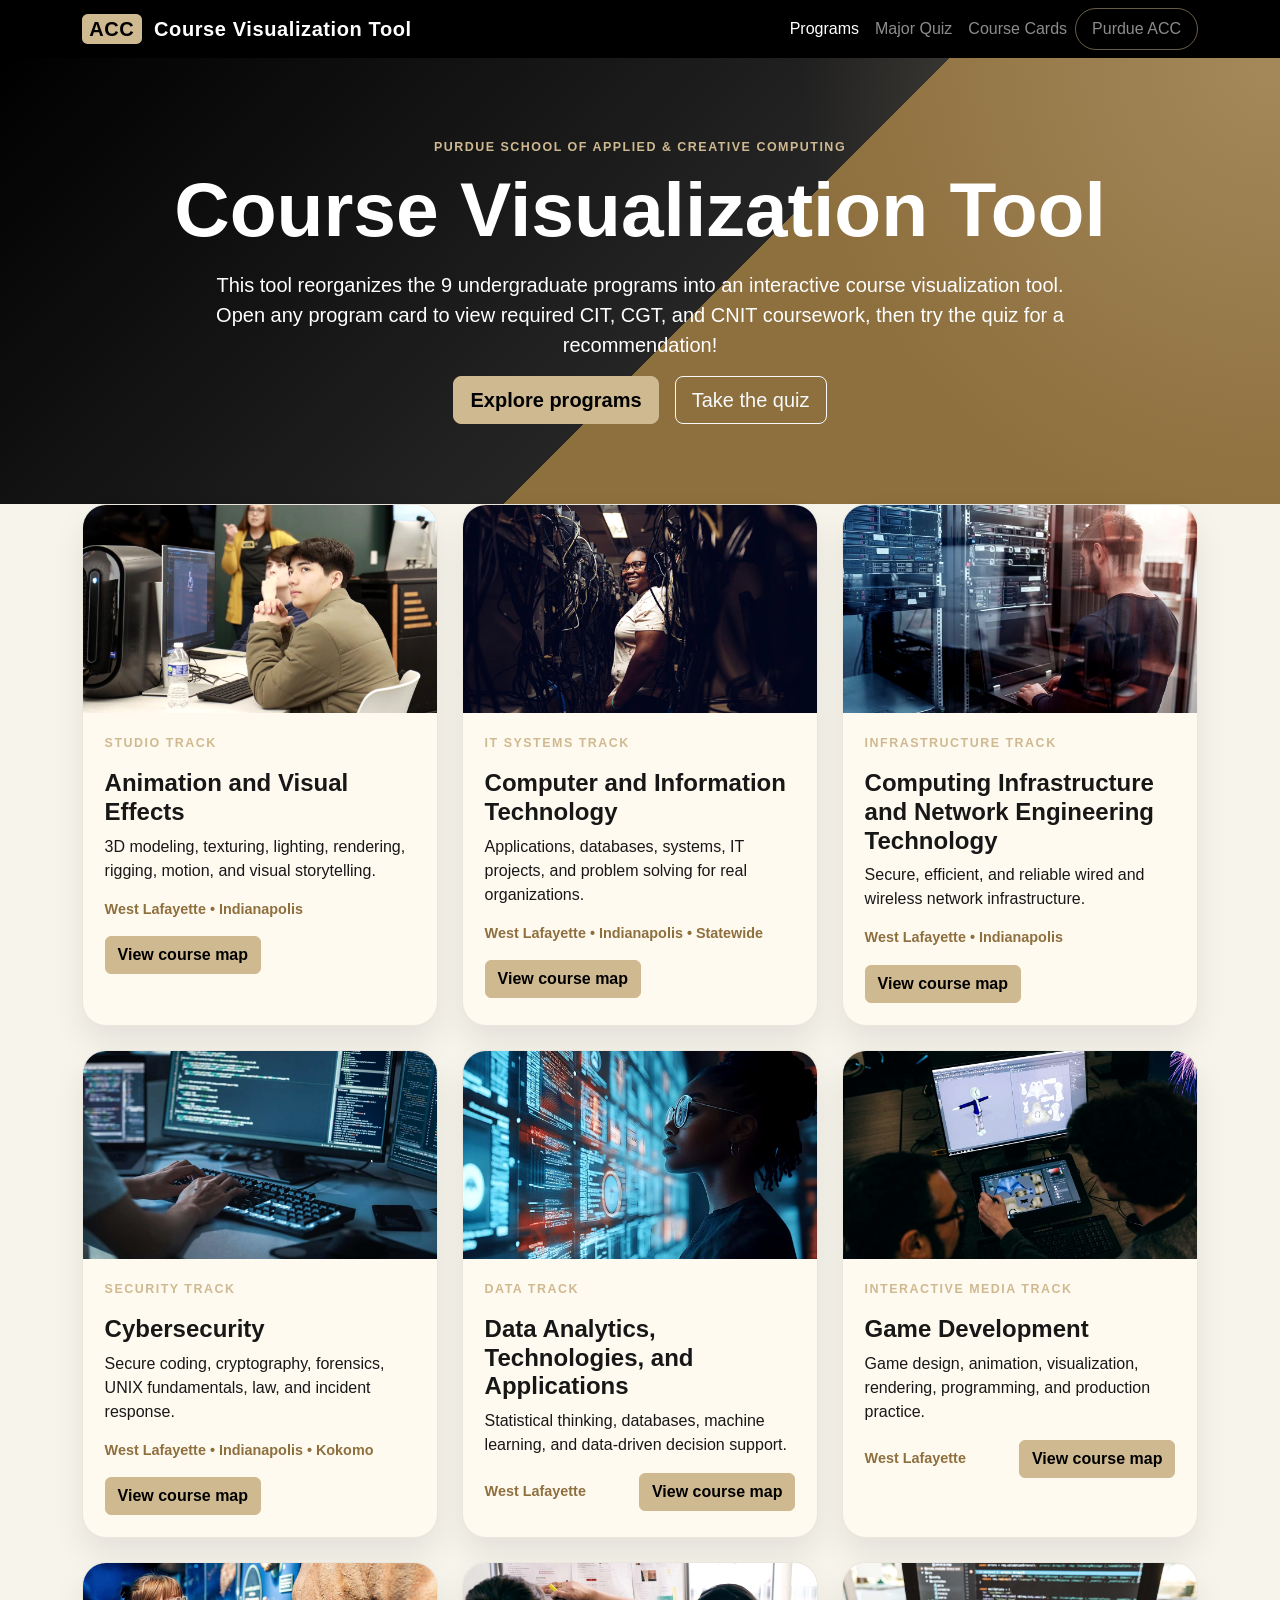
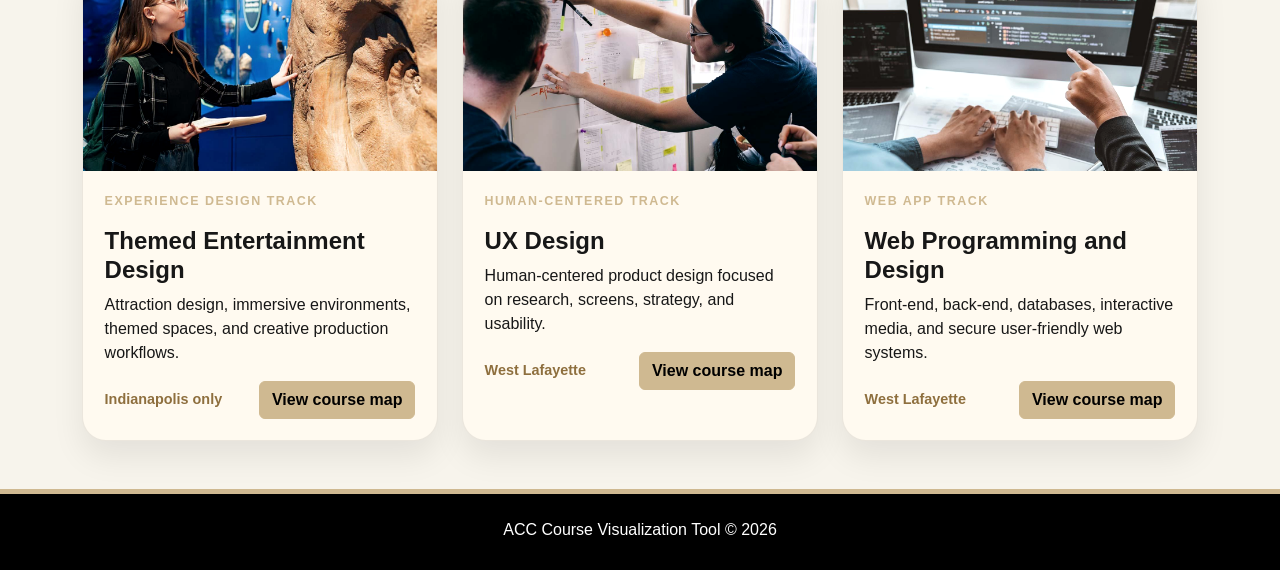
<file: index.html>
<!doctype html>
<html lang="en">
<head>
  <meta charset="utf-8">
  <meta name="viewport" content="width=device-width, initial-scale=1">
  <title>ACC Course Visualization Tool</title>
  <!-- bootstrap used for layout (grid), navbar, buttons, and modals -->
  <link href="https://cdn.jsdelivr.net/npm/bootstrap@5.3.3/dist/css/bootstrap.min.css" rel="stylesheet">
  <!-- styles.css is compiled from scss using variables and custom theme -->
  <link rel="stylesheet" href="css/styles.css">
  <!-- favicon added for browser tab -->
  <link rel="icon" type="image/png" href="images/favicon.ico">
</head>
<body>
  <header class="site-header">
    <nav class="navbar navbar-expand-lg navbar-dark">
      <div class="container">
        <a class="navbar-brand" href="index.html"><span class="brand-mark">ACC</span> Course Visualization Tool</a>
       <!-- hamburger menu button for smaller screens -->
        <!-- accessibility: aria attributes used for screen readers and navigation -->
        <button class="navbar-toggler" type="button" data-bs-toggle="collapse" data-bs-target="#mainNav" aria-controls="mainNav" aria-expanded="false" aria-label="Toggle navigation">
          <span class="navbar-toggler-icon"></span>
        </button>
        <div class="collapse navbar-collapse" id="mainNav">
          <ul class="navbar-nav ms-auto align-items-lg-center">
            <li class="nav-item"><a class="nav-link active" href="index.html">Programs</a></li>
            <li class="nav-item"><a class="nav-link" href="quiz.html">Major Quiz</a></li>
            <li class="nav-item"><a class="nav-link" href="#programs">Course Cards</a></li>
            <li class="nav-item"><a class="nav-link external-link" href="https://polytechnic.purdue.edu/academic-areas/acc#undergraduate" target="_blank" rel="noopener">Purdue ACC</a></li>
          </ul>
        </div>
      </div>
    </nav>
  </header>

  <main>
    <section class="hero-panel">
      <div class="container">
        <div class="row align-items-center g-4">
<div class="col-12 text-center">
  <p class="eyebrow">Purdue School of Applied & Creative Computing</p>
  <h1>Course Visualization Tool</h1>
  <p class="lead mx-auto">
    This tool reorganizes the 9 undergraduate programs into an interactive course visualization tool. Open any program card to view required CIT, CGT, and CNIT coursework, then try the quiz for a recommendation!
  </p>
  <div class="hero-actions justify-content-center">
    <a class="btn btn-gold btn-lg" href="#programs">Explore programs</a>
    <a class="btn btn-outline-light btn-lg" href="quiz.html">Take the quiz</a>
  </div>
</div>
        </div>
      </div>
    </section>

    <section class="container pb-5" id="programs" aria-label="Undergraduate program cards">
     <!-- bootstrap grid system used for responsive layout across screen sizes -->
      <div class="row g-4">

        <div class="col-12 col-md-6 col-xl-4">
          <article class="program-card h-100" id="card-animation">
            <div class="program-image-wrap">
              <img src="images/animation-visual-effects.jpg" class="program-img" alt="Animation and Visual Effects program image">
            </div>
            <div class="program-content">
              <p class="track-label">Studio Track</p>
              <h2 class="h4">Animation and Visual Effects</h2>
              <p>3D modeling, texturing, lighting, rendering, rigging, motion, and visual storytelling.</p>
              <div class="d-flex justify-content-between align-items-center gap-3 flex-wrap">
                <span class="campus-tag">West Lafayette • Indianapolis</span>
                <button class="btn btn-gold" type="button" data-bs-toggle="modal" data-bs-target="#animationModal">View course map</button>
              </div>
            </div>
          </article>
        </div>
        <div class="col-12 col-md-6 col-xl-4">
          <article class="program-card h-100" id="card-cit">
            <div class="program-image-wrap">
              <img src="images/CIT.jpg" class="program-img" alt="Computer and Information Technology program image">
            </div>
            <div class="program-content">
              <p class="track-label">IT Systems Track</p>
              <h2 class="h4">Computer and Information Technology</h2>
              <p>Applications, databases, systems, IT projects, and problem solving for real organizations.</p>
              <div class="d-flex justify-content-between align-items-center gap-3 flex-wrap">
                <span class="campus-tag">West Lafayette • Indianapolis • Statewide</span>
                <button class="btn btn-gold" type="button" data-bs-toggle="modal" data-bs-target="#citModal">View course map</button>
              </div>
            </div>
          </article>
        </div>
        <div class="col-12 col-md-6 col-xl-4">
          <article class="program-card h-100" id="card-network">
            <div class="program-image-wrap">
              <img src="images/network-engineering-technology-degree-purdue.jpg" class="program-img" alt="Computing Infrastructure and Network Engineering Technology program image">
            </div>
            <div class="program-content">
              <p class="track-label">Infrastructure Track</p>
              <h2 class="h4">Computing Infrastructure and Network Engineering Technology</h2>
              <p>Secure, efficient, and reliable wired and wireless network infrastructure.</p>
              <div class="d-flex justify-content-between align-items-center gap-3 flex-wrap">
                <span class="campus-tag">West Lafayette • Indianapolis</span>
                <button class="btn btn-gold" type="button" data-bs-toggle="modal" data-bs-target="#networkModal">View course map</button>
              </div>
            </div>
          </article>
        </div>
        <div class="col-12 col-md-6 col-xl-4">
          <article class="program-card h-100" id="card-cyber">
            <div class="program-image-wrap">
              <img src="images/cybersecurity-degree-purdue.jpg" class="program-img" alt="Cybersecurity program image">
            </div>
            <div class="program-content">
              <p class="track-label">Security Track</p>
              <h2 class="h4">Cybersecurity</h2>
              <p>Secure coding, cryptography, forensics, UNIX fundamentals, law, and incident response.</p>
              <div class="d-flex justify-content-between align-items-center gap-3 flex-wrap">
                <span class="campus-tag">West Lafayette • Indianapolis • Kokomo</span>
                <button class="btn btn-gold" type="button" data-bs-toggle="modal" data-bs-target="#cyberModal">View course map</button>
              </div>
            </div>
          </article>
        </div>
        <div class="col-12 col-md-6 col-xl-4">
          <article class="program-card h-100" id="card-data">
            <div class="program-image-wrap">
              <img src="images/data-analytics-major-purdue.jpg" class="program-img" alt="Data Analytics, Technologies, and Applications program image">
            </div>
            <div class="program-content">
              <p class="track-label">Data Track</p>
              <h2 class="h4">Data Analytics, Technologies, and Applications</h2>
              <p>Statistical thinking, databases, machine learning, and data-driven decision support.</p>
              <div class="d-flex justify-content-between align-items-center gap-3 flex-wrap">
                <span class="campus-tag">West Lafayette</span>
                <button class="btn btn-gold" type="button" data-bs-toggle="modal" data-bs-target="#dataModal">View course map</button>
              </div>
            </div>
          </article>
        </div>
        <div class="col-12 col-md-6 col-xl-4">
          <article class="program-card h-100" id="card-game">
            <div class="program-image-wrap">
              <img src="images/game-design-major-purdue.jpg" class="program-img" alt="Game Development program image">
            </div>
            <div class="program-content">
              <p class="track-label">Interactive Media Track</p>
              <h2 class="h4">Game Development</h2>
              <p>Game design, animation, visualization, rendering, programming, and production practice.</p>
              <div class="d-flex justify-content-between align-items-center gap-3 flex-wrap">
                <span class="campus-tag">West Lafayette</span>
                <button class="btn btn-gold" type="button" data-bs-toggle="modal" data-bs-target="#gameModal">View course map</button>
              </div>
            </div>
          </article>
        </div>
        <div class="col-12 col-md-6 col-xl-4">
          <article class="program-card h-100" id="card-themed">
            <div class="program-image-wrap">
              <img src="images/themed-entertainment-experiences-purdue.jpg" class="program-img" alt="Themed Entertainment Design program image">
            </div>
            <div class="program-content">
              <p class="track-label">Experience Design Track</p>
              <h2 class="h4">Themed Entertainment Design</h2>
              <p>Attraction design, immersive environments, themed spaces, and creative production workflows.</p>
              <div class="d-flex justify-content-between align-items-center gap-3 flex-wrap">
                <span class="campus-tag">Indianapolis only</span>
                <button class="btn btn-gold" type="button" data-bs-toggle="modal" data-bs-target="#themedModal">View course map</button>
              </div>
            </div>
          </article>
        </div>
        <div class="col-12 col-md-6 col-xl-4">
          <article class="program-card h-100" id="card-ux">
            <div class="program-image-wrap">
              <img src="images/ux-design-major-purdue.jpg" class="program-img" alt="UX Design program image">
            </div>
            <div class="program-content">
              <p class="track-label">Human-Centered Track</p>
              <h2 class="h4">UX Design</h2>
              <p>Human-centered product design focused on research, screens, strategy, and usability.</p>
              <div class="d-flex justify-content-between align-items-center gap-3 flex-wrap">
                <span class="campus-tag">West Lafayette</span>
                <button class="btn btn-gold" type="button" data-bs-toggle="modal" data-bs-target="#uxModal">View course map</button>
              </div>
            </div>
          </article>
        </div>
        <div class="col-12 col-md-6 col-xl-4">
          <article class="program-card h-100" id="card-web">
            <div class="program-image-wrap">
              <img src="images/web-programming-major-purdue.jpg" class="program-img" alt="Web Programming and Design program image">
            </div>
            <div class="program-content">
              <p class="track-label">Web App Track</p>
              <h2 class="h4">Web Programming and Design</h2>
              <p>Front-end, back-end, databases, interactive media, and secure user-friendly web systems.</p>
              <div class="d-flex justify-content-between align-items-center gap-3 flex-wrap">
                <span class="campus-tag">West Lafayette</span>
                <button class="btn btn-gold" type="button" data-bs-toggle="modal" data-bs-target="#webModal">View course map</button>
              </div>
            </div>
          </article>
        </div>
      </div>
    </section>
  </main>


  <!-- bootstrap modal component used for course maps -->
  <div class="modal fade" id="animationModal" tabindex="-1" aria-labelledby="animationLabel" aria-hidden="true">
    <div class="modal-dialog modal-dialog-scrollable modal-xl">
      <div class="modal-content course-modal">
        <div class="modal-header">
          <div>
            <p class="track-label mb-1">Studio Track</p>
            <h2 class="modal-title h4" id="animationLabel">Animation and Visual Effects</h2>
          </div>
          <button type="button" class="btn-close btn-close-white" data-bs-dismiss="modal" aria-label="Close"></button>
        </div>
        <div class="modal-body">
          <div class="row g-4">
            <div class="col-lg-7">
              <h3 class="h5 section-kicker">Required CIT/CGT/CNIT Courses</h3>
              <p class="small text-muted">Required CIT, CNIT, and CGT courses for the major selected:</p>
              <ol class="course-list">
                  <li>CGT 11200 - Sketching For Visualization And Communication</li>
                  <li>CGT 11600 - Geometric Modeling For Visualization And Communication</li>
                  <li>CGT 11800 - Fundamentals Of Imaging Technology</li>
                  <li>CGT 12300 - Animation Foundations</li>
                  <li>CGT 14100 - Internet Foundations Technologies And Development</li>
                  <li>CGT 14700 - Visual Effects Introduction</li>
                  <li>CGT 17208 - User Experience Design Studio I: Fundamentals</li>
                  <li>CGT 20500 - Portfolio Review</li>
                  <li>CGT 24100 - Introduction To Computer Animation</li>
                  <li>CGT 25001 - Computer Graphics Professional Practices I</li>
                  <li>CGT 27000 - Introduction To Data Visualization</li>
                  <li>CGT 30505 - Portfolio II</li>
                  <li>CGT 40500 - Senior Portfolio Review</li>
                  <li>CGT 41101 - Contemporary Problems In Applied Computer Graphics I</li>
                  <li>CGT 41201 - Contemporary Problems In Applied Computer Graphics II</li>
                  <li>CGT 44200 - Production For Computer Animation (taken twice for 6 credits)</li>
                  <li>CGT 45001 - Computer Graphics Professional Practices II</li>
                  <li>CGT Entertainment Selectives - 15 credits</li>
              </ol>
            </div>
            <div class="col-lg-5">
              <div class="modal-side-panel">
                <h3 class="h5">Career examples</h3>
                <div class="career-chip-wrap">
                  <span class="career-chip">Animator</span>
                  <span class="career-chip">Visual Effects Artist</span>
                  <span class="career-chip">3D Modeler</span>
                  <span class="career-chip">Lighting/Rendering Artist</span>
                  <span class="career-chip">Motion Graphics Designer</span>
                </div>
                <hr>
                <h3 class="h5">Why this pathway fits</h3>
                <p>3D modeling, texturing, lighting, rendering, rigging, motion, and visual storytelling.</p>
              </div>
            </div>
          </div>
        </div>
      </div>
    </div>
  </div>
  <div class="modal fade" id="citModal" tabindex="-1" aria-labelledby="citLabel" aria-hidden="true">
    <div class="modal-dialog modal-dialog-scrollable modal-xl">
      <div class="modal-content course-modal">
        <div class="modal-header">
          <div>
            <p class="track-label mb-1">IT Systems Track</p>
            <h2 class="modal-title h4" id="citLabel">Computer and Information Technology</h2>
          </div>
          <button type="button" class="btn-close btn-close-white" data-bs-dismiss="modal" aria-label="Close"></button>
        </div>
        <div class="modal-body">
          <div class="row g-4">
            <div class="col-lg-7">
              <h3 class="h5 section-kicker">Required CIT/CGT/CNIT Courses</h3>
              <p class="small text-muted">Required CIT, CNIT, and CGT courses for the major selected:</p>
              <ol class="course-list">
                  <li>CNIT 15501 - Introduction To Software Development Concepts</li>
                  <li>CNIT 17600 - Information Technology Architectures</li>
                  <li>CNIT 18000 - Introduction To Systems Development</li>
                  <li>CNIT 24200 - System Administration</li>
                  <li>CNIT 25501 - Object-Oriented Programming Introduction</li>
                  <li>CNIT 27000 - Cybersecurity Fundamentals I</li>
                  <li>CNIT 27200 - Database Fundamentals</li>
                  <li>CNIT 28000 - Systems Analysis And Design Methods</li>
                  <li>CNIT 32000 - Policy, Regulation, And Globalization In Information Technology</li>
                  <li>CNIT 48000 - Managing Information Technology Projects</li>
                  <li>Programming Selective - CNIT 31500 Systems Programming or CNIT 32500 Object-Oriented Application Development</li>
                  <li>Database Selective - CNIT 37200 Database Programming or CNIT 39200 Enterprise Data Management</li>
                  <li>Information Technology Selectives - 15 credits, with at least 9 credits from CNIT</li>
              </ol>
            </div>
            <div class="col-lg-5">
              <div class="modal-side-panel">
                <h3 class="h5">Career examples</h3>
                <div class="career-chip-wrap">
                  <span class="career-chip">IT Support Specialist</span>
                  <span class="career-chip">Systems Analyst</span>
                  <span class="career-chip">Database Administrator</span>
                  <span class="career-chip">Application Support Analyst</span>
                  <span class="career-chip">IT Project Coordinator</span>
                </div>
                <hr>
                <h3 class="h5">Why this pathway fits</h3>
                <p>Applications, databases, systems, IT projects, and problem solving for real organizations.</p>
              </div>
            </div>
          </div>
        </div>
      </div>
    </div>
  </div>
  <div class="modal fade" id="networkModal" tabindex="-1" aria-labelledby="networkLabel" aria-hidden="true">
    <div class="modal-dialog modal-dialog-scrollable modal-xl">
      <div class="modal-content course-modal">
        <div class="modal-header">
          <div>
            <p class="track-label mb-1">Infrastructure Track</p>
            <h2 class="modal-title h4" id="networkLabel">Computing Infrastructure and Network Engineering Technology</h2>
          </div>
          <button type="button" class="btn-close btn-close-white" data-bs-dismiss="modal" aria-label="Close"></button>
        </div>
        <div class="modal-body">
          <div class="row g-4">
            <div class="col-lg-7">
              <h3 class="h5 section-kicker">Required CIT/CGT/CNIT Courses</h3>
              <p class="small text-muted">Required CIT, CNIT, and CGT courses for the major selected:</p>
              <ol class="course-list">
                  <li>CNIT 15501 - Introduction To Software Development Concepts</li>
                  <li>CNIT 17600 - Information Technology Architectures</li>
                  <li>CNIT 18000 - Introduction To Systems Development or CNIT 18200 System And Organizational Security</li>
                  <li>CNIT 24200 - System Administration</li>
                  <li>CNIT 25501 - Object-Oriented Programming Introduction</li>
                  <li>CNIT 27000 - Cybersecurity Fundamentals I</li>
                  <li>CNIT 27200 - Database Fundamentals</li>
                  <li>CNIT 31500 - Systems Programming</li>
                  <li>CNIT 34400 - Network Engineering Fundamentals</li>
                  <li>CNIT 32000 Policy, Regulation, And Globalization In Information Technology or CNIT 37100 Cyberlaw And Ethics</li>
                  <li>CNIT 34000 - UNIX Administration</li>
                  <li>CNIT 34220 - Network Administration</li>
                  <li>CNIT 34500 - Internetwork Design And Implementation</li>
                  <li>CNIT 34600 - Wireless Networks</li>
                  <li>CNIT 45500 - Network Security</li>
                  <li>CNIT 48000 - Managing Information Technology Projects</li>
                  <li>Computing Infrastructure Selective - 6 credits from CNIT 41700, 43500, 44500, 44600, 45600, 47000, or 55500</li>
                  <li>Information Technology Selectives - 6 credits, with at least 3 credits from CNIT</li>
              </ol>
            </div>
            <div class="col-lg-5">
              <div class="modal-side-panel">
                <h3 class="h5">Career examples</h3>
                <div class="career-chip-wrap">
                  <span class="career-chip">Network Engineer</span>
                  <span class="career-chip">Systems Administrator</span>
                  <span class="career-chip">Network Analyst</span>
                  <span class="career-chip">Cloud Infrastructure Technician</span>
                  <span class="career-chip">Wireless Network Specialist</span>
                </div>
                <hr>
                <h3 class="h5">Why this pathway fits</h3>
                <p>Secure, efficient, and reliable wired and wireless network infrastructure.</p>
              </div>
            </div>
          </div>
        </div>
      </div>
    </div>
  </div>
  <div class="modal fade" id="cyberModal" tabindex="-1" aria-labelledby="cyberLabel" aria-hidden="true">
    <div class="modal-dialog modal-dialog-scrollable modal-xl">
      <div class="modal-content course-modal">
        <div class="modal-header">
          <div>
            <p class="track-label mb-1">Security Track</p>
            <h2 class="modal-title h4" id="cyberLabel">Cybersecurity</h2>
          </div>
          <button type="button" class="btn-close btn-close-white" data-bs-dismiss="modal" aria-label="Close"></button>
        </div>
        <div class="modal-body">
          <div class="row g-4">
            <div class="col-lg-7">
              <h3 class="h5 section-kicker">Required CIT/CGT/CNIT Courses</h3>
              <p class="small text-muted">Required CIT, CNIT, and CGT courses for the major selected:</p>
              <ol class="course-list">
                  <li>CNIT 15501 - Introduction To Software Development Concepts</li>
                  <li>CNIT 17600 - Information Technology Architectures</li>
                  <li>CNIT 18200 - System And Organizational Security</li>
                  <li>CNIT 24200 - System Administration</li>
                  <li>CNIT 25501 - Object-Oriented Programming Introduction</li>
                  <li>CNIT 27000 - Cybersecurity Fundamentals I</li>
                  <li>CNIT 27200 - Database Fundamentals</li>
                  <li>CNIT 34000 - UNIX Administration</li>
                  <li>CNIT 34220 - Network Administration</li>
                  <li>CNIT 34400 - Network Engineering Fundamentals</li>
                  <li>CNIT 48000 - Managing Information Technology Projects</li>
                  <li>CNIT 27100 - Cybersecurity Fundamentals II</li>
                  <li>CNIT 37000 - Introduction To Cryptography</li>
                  <li>CNIT 37100 - Cyberlaw And Ethics</li>
                  <li>CNIT 32300 - Basic Cyberforensics</li>
                  <li>CNIT 42200 - Cyber Criminology</li>
                  <li>CNIT 45500 - Network Security</li>
                  <li>CNIT 47000 - Incident Response Management</li>
                  <li>CNIT 47100 - Vulnerability Analysis And Testing</li>
                  <li>Cybersecurity Selectives - 9 credits from approved CNIT cybersecurity options</li>
              </ol>
            </div>
            <div class="col-lg-5">
              <div class="modal-side-panel">
                <h3 class="h5">Career examples</h3>
                <div class="career-chip-wrap">
                  <span class="career-chip">Cybersecurity Analyst</span>
                  <span class="career-chip">SOC Analyst</span>
                  <span class="career-chip">Penetration Tester</span>
                  <span class="career-chip">Digital Forensics Analyst</span>
                  <span class="career-chip">Incident Response Analyst</span>
                </div>
                <hr>
                <h3 class="h5">Why this pathway fits</h3>
                <p>Secure coding, cryptography, forensics, UNIX fundamentals, law, and incident response.</p>
              </div>
            </div>
          </div>
        </div>
      </div>
    </div>
  </div>
  <div class="modal fade" id="dataModal" tabindex="-1" aria-labelledby="dataLabel" aria-hidden="true">
    <div class="modal-dialog modal-dialog-scrollable modal-xl">
      <div class="modal-content course-modal">
        <div class="modal-header">
          <div>
            <p class="track-label mb-1">Data Track</p>
            <h2 class="modal-title h4" id="dataLabel">Data Analytics, Technologies, and Applications</h2>
          </div>
          <button type="button" class="btn-close btn-close-white" data-bs-dismiss="modal" aria-label="Close"></button>
        </div>
        <div class="modal-body">
          <div class="row g-4">
            <div class="col-lg-7">
              <h3 class="h5 section-kicker">Required CIT/CGT/CNIT Courses</h3>
              <p class="small text-muted">Required CIT, CNIT, and CGT courses for the major selected:</p>
              <ol class="course-list">
                  <li>CNIT 15501 - Introduction To Software Development Concepts</li>
                  <li>CNIT 17600 - Information Technology Architectures</li>
                  <li>CNIT 18000 - Introduction To Systems Development</li>
                  <li>CNIT 24200 - System Administration</li>
                  <li>CNIT 25501 - Object-Oriented Programming Introduction</li>
                  <li>CNIT 27000 - Cybersecurity Fundamentals I</li>
                  <li>CNIT 28000 - Systems Analysis And Design Methods</li>
                  <li>CNIT 32000 - Policy, Regulation, And Globalization In Information Technology</li>
                  <li>CNIT 48000 - Managing Information Technology Projects</li>
                  <li>CNIT 27200 - Database Fundamentals</li>
                  <li>CNIT 32200 - Research Methodology And Design</li>
                  <li>CNIT 37200 - Database Programming</li>
                  <li>CNIT 39200 - Enterprise Data Management</li>
                  <li>CNIT 48200 - Six Sigma Data Quality For Continuous Improvement</li>
                  <li>CNIT 48300 - Applied Machine Learning</li>
                  <li>CNIT 48400 - Applications In Data Science</li>
              </ol>
            </div>
            <div class="col-lg-5">
              <div class="modal-side-panel">
                <h3 class="h5">Career examples</h3>
                <div class="career-chip-wrap">
                  <span class="career-chip">Data Analyst</span>
                  <span class="career-chip">Business Intelligence Analyst</span>
                  <span class="career-chip">Database Developer</span>
                  <span class="career-chip">Machine Learning Assistant</span>
                  <span class="career-chip">Data Visualization Specialist</span>
                </div>
                <hr>
                <h3 class="h5">Why this pathway fits</h3>
                <p>Statistical thinking, databases, machine learning, and data-driven decision support.</p>
              </div>
            </div>
          </div>
        </div>
      </div>
    </div>
  </div>
  <div class="modal fade" id="gameModal" tabindex="-1" aria-labelledby="gameLabel" aria-hidden="true">
    <div class="modal-dialog modal-dialog-scrollable modal-xl">
      <div class="modal-content course-modal">
        <div class="modal-header">
          <div>
            <p class="track-label mb-1">Interactive Media Track</p>
            <h2 class="modal-title h4" id="gameLabel">Game Development</h2>
          </div>
          <button type="button" class="btn-close btn-close-white" data-bs-dismiss="modal" aria-label="Close"></button>
        </div>
        <div class="modal-body">
          <div class="row g-4">
            <div class="col-lg-7">
              <h3 class="h5 section-kicker">Required CIT/CGT/CNIT Courses</h3>
              <p class="small text-muted">Required CIT, CNIT, and CGT courses for the major selected:</p>
              <ol class="course-list">
                  <li>CGT 10501 - Introduction To Games</li>
                  <li>CGT 11505 - Scripting And Computational Thinking</li>
                  <li>CGT 11600 - Geometric Modeling For Visualization And Communication</li>
                  <li>CGT 11800 - Fundamentals Of Imaging Technology</li>
                  <li>CGT 14100 - Internet Foundations Technologies And Development</li>
                  <li>CGT 17208 - User Experience Design Studio I: Fundamentals</li>
                  <li>CGT 20500 - Portfolio Review</li>
                  <li>CGT 24500 - Game Development I: Core Skills And Technologies</li>
                  <li>CGT 25001 - Computer Graphics Professional Practices I</li>
                  <li>CGT 25500 - Game Development II: Design And Psychology</li>
                  <li>CGT 27000 - Introduction To Data Visualization</li>
                  <li>CGT 30505 - Portfolio II</li>
                  <li>CGT 36500 - Game Development Practicum (taken twice for 6 credits)</li>
                  <li>CGT 40500 - Senior Portfolio Review</li>
                  <li>CGT 41101 - Contemporary Problems In Applied Computer Graphics I</li>
                  <li>CGT 41201 - Contemporary Problems In Applied Computer Graphics II</li>
                  <li>CGT 45001 - Computer Graphics Professional Practices II</li>
                  <li>CGT Entertainment Selectives - 15 credits</li>
              </ol>
            </div>
            <div class="col-lg-5">
              <div class="modal-side-panel">
                <h3 class="h5">Career examples</h3>
                <div class="career-chip-wrap">
                  <span class="career-chip">Game Developer</span>
                  <span class="career-chip">Level Designer</span>
                  <span class="career-chip">Technical Artist</span>
                  <span class="career-chip">Simulation Developer</span>
                  <span class="career-chip">Interactive Media Designer</span>
                </div>
                <hr>
                <h3 class="h5">Why this pathway fits</h3>
                <p>Game design, animation, visualization, rendering, programming, and production practice.</p>
              </div>
            </div>
          </div>
        </div>
      </div>
    </div>
  </div>
  <div class="modal fade" id="themedModal" tabindex="-1" aria-labelledby="themedLabel" aria-hidden="true">
    <div class="modal-dialog modal-dialog-scrollable modal-xl">
      <div class="modal-content course-modal">
        <div class="modal-header">
          <div>
            <p class="track-label mb-1">Experience Design Track</p>
            <h2 class="modal-title h4" id="themedLabel">Themed Entertainment Design</h2>
          </div>
          <button type="button" class="btn-close btn-close-white" data-bs-dismiss="modal" aria-label="Close"></button>
        </div>
        <div class="modal-body">
          <div class="row g-4">
            <div class="col-lg-7">
              <h3 class="h5 section-kicker">Required CIT/CGT/CNIT Courses</h3>
              <p class="small text-muted">Required CIT, CNIT, and CGT courses for the major selected:</p>
              <ol class="course-list">
                  <li>CGT 11200 - Sketching For Visualization And Communication</li>
                  <li>CGT 11600 - Geometric Modeling For Visualization And Communication</li>
                  <li>CGT 11700 - Illustrating For Visualization And Communication</li>
                  <li>CGT 11800 - Fundamentals Of Imaging Technology</li>
                  <li>CGT 12300 - Animation Foundations</li>
                  <li>CGT 14700 - Visual Effects Introduction</li>
                  <li>CGT 20400 - Introduction To Themed Attraction Design</li>
                  <li>CGT 20500 - Portfolio Review</li>
                  <li>CGT 25001 - Computer Graphics Professional Practices I</li>
                  <li>CGT 25100 - Principles Of Creative Design</li>
                  <li>CGT 30505 - Portfolio II</li>
                  <li>CGT 31300 - Digital Painting I For Computer Graphics</li>
                  <li>CGT 31700 - Planning And Communicating Themed Attraction Design</li>
                  <li>CGT 32800 - Business Of Themed Entertainment</li>
                  <li>CGT 36700 - Previsualization In Themed Entertainment</li>
                  <li>CGT 40500 - Senior Portfolio Review</li>
                  <li>CGT 40700 - Current And Future Trends In Themed Attraction Design</li>
                  <li>CGT 41101 - Contemporary Problems In Applied Computer Graphics I</li>
                  <li>CGT 44200 - Production For Computer Animation</li>
                  <li>CGT 45001 - Computer Graphics Professional Practices II</li>
                  <li>CGT Globalization Selective - 3 credits</li>
                  <li>CGT Entertainment Selectives - 15 credits</li>
              </ol>
            </div>
            <div class="col-lg-5">
              <div class="modal-side-panel">
                <h3 class="h5">Career examples</h3>
                <div class="career-chip-wrap">
                  <span class="career-chip">Themed Entertainment Designer</span>
                  <span class="career-chip">Exhibit Designer</span>
                  <span class="career-chip">Attraction Designer</span>
                  <span class="career-chip">Immersive Experience Designer</span>
                  <span class="career-chip">Creative Technologist</span>
                </div>
                <hr>
                <h3 class="h5">Why this pathway fits</h3>
                <p>Attraction design, immersive environments, themed spaces, and creative production workflows.</p>
              </div>
            </div>
          </div>
        </div>
      </div>
    </div>
  </div>
  <div class="modal fade" id="uxModal" tabindex="-1" aria-labelledby="uxLabel" aria-hidden="true">
    <div class="modal-dialog modal-dialog-scrollable modal-xl">
      <div class="modal-content course-modal">
        <div class="modal-header">
          <div>
            <p class="track-label mb-1">Human-Centered Track</p>
            <h2 class="modal-title h4" id="uxLabel">UX Design</h2>
          </div>
          <button type="button" class="btn-close btn-close-white" data-bs-dismiss="modal" aria-label="Close"></button>
        </div>
        <div class="modal-body">
          <div class="row g-4">
            <div class="col-lg-7">
              <h3 class="h5 section-kicker">Required CIT/CGT/CNIT Courses</h3>
              <p class="small text-muted">Required CIT, CNIT, and CGT courses for the major selected:</p>
              <ol class="course-list">
                  <li>CGT 11800 - Fundamentals Of Imaging Technology</li>
                  <li>CGT 14100 - Internet Foundations Technologies And Development</li>
                  <li>CGT 17207 - User Experience Design Experience Studio I</li>
                  <li>CGT 17208 - User Experience Design Studio I: Fundamentals</li>
                  <li>CGT 25001 - Computer Graphics Professional Practices I</li>
                  <li>CGT 27000 - Introduction To Data Visualization</li>
                  <li>CGT 27108 - User Experience Design Studio II: Screen</li>
                  <li>CGT 27207 - User Experience Design Experience Studio II (taken twice)</li>
                  <li>CGT 27208 - User Experience Design Studio III: Cross-Channel</li>
                  <li>CGT 37108 - User Experience Design Studio IV: Strategy</li>
                  <li>CGT 37207 - User Experience Design Experience Studio III (taken twice)</li>
                  <li>CGT 37208 - User Experience Design Studio V: Specialization</li>
                  <li>CGT 41101 - Contemporary Problems In Applied Computer Graphics I</li>
                  <li>CGT 41201 - Contemporary Problems In Applied Computer Graphics II</li>
                  <li>CGT 45001 - Computer Graphics Professional Practices II</li>
                  <li>CGT Global Selectives - 9 credits</li>
                  <li>CGT Leadership - 9 credits</li>
              </ol>
            </div>
            <div class="col-lg-5">
              <div class="modal-side-panel">
                <h3 class="h5">Career examples</h3>
                <div class="career-chip-wrap">
                  <span class="career-chip">UX Designer</span>
                  <span class="career-chip">UI Designer</span>
                  <span class="career-chip">Product Designer</span>
                  <span class="career-chip">User Researcher</span>
                  <span class="career-chip">Usability Analyst</span>
                </div>
                <hr>
                <h3 class="h5">Why this pathway fits</h3>
                <p>Human-centered product design focused on research, screens, strategy, and usability.</p>
              </div>
            </div>
          </div>
        </div>
      </div>
    </div>
  </div>
  <div class="modal fade" id="webModal" tabindex="-1" aria-labelledby="webLabel" aria-hidden="true">
    <div class="modal-dialog modal-dialog-scrollable modal-xl">
      <div class="modal-content course-modal">
        <div class="modal-header">
          <div>
            <p class="track-label mb-1">Web App Track</p>
            <h2 class="modal-title h4" id="webLabel">Web Programming and Design</h2>
          </div>
          <button type="button" class="btn-close btn-close-white" data-bs-dismiss="modal" aria-label="Close"></button>
        </div>
        <div class="modal-body">
          <div class="row g-4">
            <div class="col-lg-7">
              <h3 class="h5 section-kicker">Required CIT/CGT/CNIT Courses</h3>
              <p class="small text-muted">Required CIT, CNIT, and CGT courses for the major selected:</p>
              <ol class="course-list">
                  <li>CGT 11505 - Scripting And Computational Thinking</li>
                  <li>CGT 11600 - Geometric Modeling For Visualization And Communication</li>
                  <li>CGT 11800 - Fundamentals Of Imaging Technology</li>
                  <li>CGT 14100 - Internet Foundations Technologies And Development</li>
                  <li>CGT 17208 - User Experience Design Studio I: Fundamentals</li>
                  <li>CGT 25001 - Computer Graphics Professional Practices I</li>
                  <li>CGT 25300 - Front-End Web Development</li>
                  <li>CGT 35300 - Principles Of Interactive And Dynamic Media</li>
                  <li>CGT 35600 - Web Programming, Development And Data Integration</li>
                  <li>CGT 37000 - Interactive Data Visualization</li>
                  <li>CGT 41101 - Contemporary Problems In Applied Computer Graphics I</li>
                  <li>CGT 41201 - Contemporary Problems In Applied Computer Graphics II</li>
                  <li>CGT 45001 - Computer Graphics Professional Practices II</li>
                  <li>CGT 45600 - Advanced Web Programming, Development And Data Integration</li>
                  <li>CGT Selectives - 12 credits, including one 200-level or higher CGT selective</li>
              </ol>
            </div>
            <div class="col-lg-5">
              <div class="modal-side-panel">
                <h3 class="h5">Career examples</h3>
                <div class="career-chip-wrap">
                  <span class="career-chip">Web Developer</span>
                  <span class="career-chip">Front-End Developer</span>
                  <span class="career-chip">Full-Stack Developer</span>
                  <span class="career-chip">Web Application Developer</span>
                  <span class="career-chip">UI Developer</span>
                </div>
                <hr>
                <h3 class="h5">Why this pathway fits</h3>
                <p>Front-end, back-end, databases, interactive media, and secure user-friendly web systems.</p>
              </div>
            </div>
          </div>
        </div>
      </div>
    </div>
  </div>

  <footer class="site-footer text-center py-4">
    <div class="container">
      <p class="mb-1">ACC Course Visualization Tool © 2026</p>
    </div>
  </footer>

  <script src="https://cdn.jsdelivr.net/npm/bootstrap@5.3.3/dist/js/bootstrap.bundle.min.js"></script>
</body>
</html>
</file>
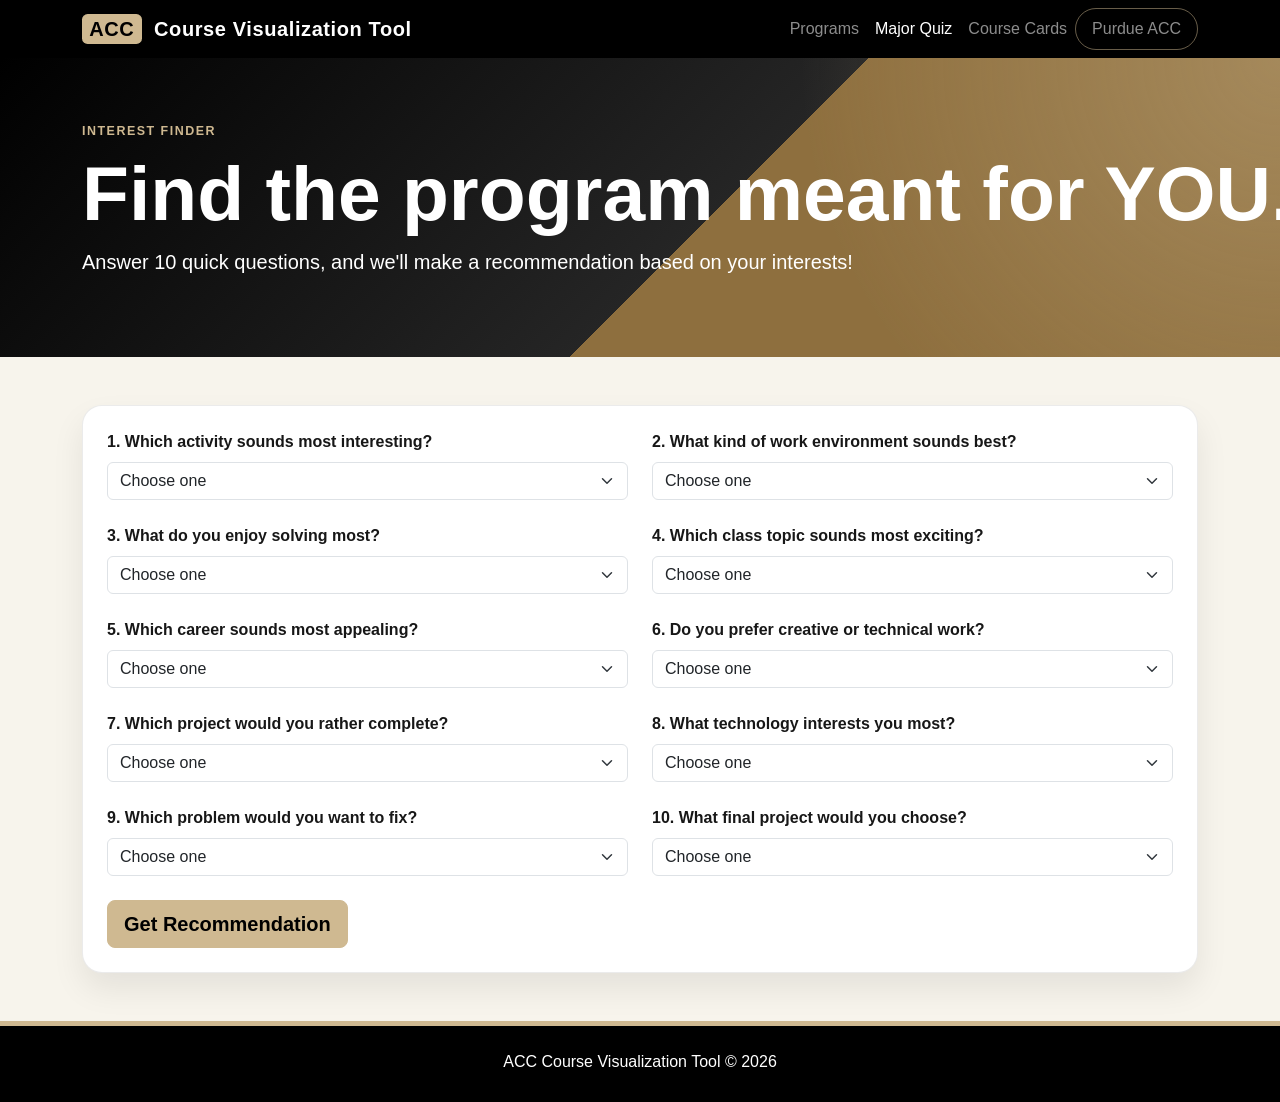
<file: quiz.html>
<!doctype html>
<html lang="en">
<head>
  <meta charset="utf-8">
  <meta name="viewport" content="width=device-width, initial-scale=1">
  <title>ACC Major Quiz</title>
  <!-- bootstrap used for navbar, grid layout, form controls, and buttons -->
  <link href="https://cdn.jsdelivr.net/npm/bootstrap@5.3.3/dist/css/bootstrap.min.css" rel="stylesheet">
  <!-- styles.css compiled from scss using variables and custom theme -->
  <link rel="stylesheet" href="css/styles.css">
  <link rel="icon" type="image/png" href="images/favicon.ico">
</head>
<body>
  <header class="site-header">
    <nav class="navbar navbar-expand-lg navbar-dark">
      <div class="container">
        <a class="navbar-brand" href="index.html"><span class="brand-mark">ACC</span> Course Visualization Tool</a>
       <!-- hamburger menu for mobile navigation -->
        <button class="navbar-toggler" type="button" data-bs-toggle="collapse" data-bs-target="#mainNav" aria-controls="mainNav" aria-expanded="false" aria-label="Toggle navigation">
          <span class="navbar-toggler-icon"></span>
        </button>
        <div class="collapse navbar-collapse" id="mainNav">
          <ul class="navbar-nav ms-auto align-items-lg-center">
            <li class="nav-item"><a class="nav-link" href="index.html">Programs</a></li>
            <li class="nav-item"><a class="nav-link active" href="quiz.html">Major Quiz</a></li>
            <li class="nav-item"><a class="nav-link" href="index.html#programs">Course Cards</a></li>
            <li class="nav-item"><a class="nav-link external-link" href="https://polytechnic.purdue.edu/academic-areas/acc#undergraduate" target="_blank" rel="noopener">Purdue ACC</a></li>
          </ul>
        </div>
      </div>
    </nav>
  </header>

  <main>
    <section class="quiz-hero">
      <div class="container">
        <p class="eyebrow">Interest Finder</p>
        <h1>Find the program meant for YOU.</h1>
        <p class="lead">Answer 10 quick questions, and we'll make a recommendation based on your interests!</p>
      </div>
    </section>

    <section class="container py-5">
      <!-- form uses labels, required fields, and aria-label for accessibility -->
      <form id="majorQuiz" class="quiz-card" aria-label="ACC major recommendation quiz">
        <!-- bootstrap grid ensures responsive layout across screen sizes -->
        <div class="row g-4">
          <div class="col-md-6"><label for="q1" class="form-label">1. Which activity sounds most interesting?</label><select id="q1" class="form-select" required><option value="">Choose one</option><option value="cyber">Protecting systems from hackers</option><option value="web">Building websites</option><option value="game">Creating video games</option><option value="data">Analyzing data</option></select></div>
          <div class="col-md-6"><label for="q2" class="form-label">2. What kind of work environment sounds best?</label><select id="q2" class="form-select" required><option value="">Choose one</option><option value="network">Server rooms and network labs</option><option value="ux">Design studios and user research spaces</option><option value="animation">Animation and production studios</option><option value="cit">General IT departments</option></select></div>
          <div class="col-md-6"><label for="q3" class="form-label">3. What do you enjoy solving most?</label><select id="q3" class="form-select" required><option value="">Choose one</option><option value="data">Patterns in large sets of information</option><option value="cyber">Security risks and vulnerabilities</option><option value="web">How to make web apps work better</option><option value="themed">How to create immersive experiences</option></select></div>
          <div class="col-md-6"><label for="q4" class="form-label">4. Which class topic sounds most exciting?</label><select id="q4" class="form-select" required><option value="">Choose one</option><option value="network">Networking and infrastructure</option><option value="game">Game design and simulation</option><option value="ux">Human-centered design</option><option value="animation">Visual effects and motion graphics</option></select></div>
          <div class="col-md-6"><label for="q5" class="form-label">5. Which career sounds most appealing?</label><select id="q5" class="form-select" required><option value="">Choose one</option><option value="cyber">Cybersecurity analyst</option><option value="web">Web developer</option><option value="data">Data analyst</option><option value="cit">IT support specialist</option></select></div>
          <div class="col-md-6"><label for="q6" class="form-label">6. Do you prefer creative or technical work?</label><select id="q6" class="form-select" required><option value="">Choose one</option><option value="animation">Mostly creative visual work</option><option value="network">Mostly technical infrastructure work</option><option value="ux">A mix of research and design</option><option value="web">A mix of coding and design</option></select></div>
          <div class="col-md-6"><label for="q7" class="form-label">7. Which project would you rather complete?</label><select id="q7" class="form-select" required><option value="">Choose one</option><option value="game">Build a playable game demo</option><option value="data">Create a dashboard from data</option><option value="cyber">Investigate a security incident</option><option value="themed">Design an interactive attraction concept</option></select></div>
          <div class="col-md-6"><label for="q8" class="form-label">8. What technology interests you most?</label><select id="q8" class="form-select" required><option value="">Choose one</option><option value="network">Cloud systems and networks</option><option value="animation">3D graphics and rendering</option><option value="ux">Prototyping and usability testing</option><option value="cit">Databases and information systems</option></select></div>
          <div class="col-md-6"><label for="q9" class="form-label">9. Which problem would you want to fix?</label><select id="q9" class="form-select" required><option value="">Choose one</option><option value="web">A website that is hard to use</option><option value="cyber">A weak password policy</option><option value="network">A slow network connection</option><option value="data">A company that cannot understand its data</option></select></div>
          <div class="col-md-6"><label for="q10" class="form-label">10. What final project would you choose?</label><select id="q10" class="form-select" required><option value="">Choose one</option><option value="web">A full website with interactive pages</option><option value="game">A game or simulation</option><option value="themed">A themed experience or museum exhibit</option><option value="cit">An IT system plan for a business</option></select></div>
        </div>
        <button type="submit" class="btn btn-gold btn-lg mt-4">Get Recommendation</button>
      </form>

      <!-- aria-live gives quiz results to screen readers -->
      <section id="resultBox" class="result-panel d-none" role="status" aria-live="polite">
        <p class="eyebrow dark">Recommended Major</p>
        <h2 id="resultText" class="h3 mb-0"></h2>
      </section>
    </section>
  </main>

  <footer class="site-footer text-center py-4">
    <div class="container">
      <p class="mb-1">ACC Course Visualization Tool © 2026</p>
    </div>
  </footer>

  <!-- quiz logic handled in quiz.js to separate behavior from structure -->
  <script src="js/quiz.js"></script>
  <!-- bootstrap javascript enables navbar collapse and other interactive components -->
  <script src="https://cdn.jsdelivr.net/npm/bootstrap@5.3.3/dist/js/bootstrap.bundle.min.js"></script>
</body>
</html>
</file>
<file: css/styles.css>
body {
  background: #f7f4ec;
  color: #171717;
  font-family: Arial, Helvetica, sans-serif;
}

.site-header,
.site-footer {
  background: #000000;
}

.navbar-brand {
  font-weight: 800;
  letter-spacing: 0.03em;
}

.brand-mark {
  background: #cfb991;
  color: #000000;
  padding: 0.25rem 0.45rem;
  border-radius: 0.35rem;
  margin-right: 0.4rem;
}

.external-link {
  border: 1px solid rgba(207, 185, 145, 0.5);
  border-radius: 999px;
  padding-inline: 1rem !important;
}

.hero-panel,
.quiz-hero {
  background: radial-gradient(circle at top right, rgba(207, 185, 145, 0.35), transparent 30rem), linear-gradient(135deg, #000000 0%, #252525 55%, #8e6f3e 55%, #8e6f3e 100%);
  color: white;
  padding: 5rem 0;
}

.quiz-hero {
  padding: 4rem 0;
}

.eyebrow,
.track-label {
  color: #cfb991;
  font-weight: 800;
  letter-spacing: 0.12em;
  text-transform: uppercase;
  font-size: 0.78rem;
}

.eyebrow.dark {
  color: #8e6f3e;
}

.hero-panel h1,
.quiz-hero h1 {
  font-size: clamp(2.3rem, 6vw, 4.8rem);
  font-weight: 900;
  line-height: 0.95;
}

.hero-panel h1 {
  margin-bottom: 1.5rem;
}

.quiz-hero h1 {
  margin-bottom: 1.1rem;
}

@media (min-width: 992px) {
  .hero-panel h1,
  .quiz-hero h1 {
    white-space: nowrap;
  }
}
.quiz-hero .lead {
  margin-top: 0.75rem;
}

.hero-panel .lead {
  max-width: 850px;
  margin-left: auto;
  margin-right: auto;
}

.hero-actions {
  display: flex;
  gap: 1rem;
  flex-wrap: wrap;
}

.btn-gold {
  background: #cfb991;
  border-color: #cfb991;
  color: #000000;
  font-weight: 800;
}

.btn-gold:hover,
.btn-gold:focus {
  background: #e2d4b8;
  border-color: #e2d4b8;
  color: #000000;
}

.scoreboard {
  background: rgba(0, 0, 0, 0.45);
  border: 1px solid rgba(207, 185, 145, 0.55);
  border-radius: 1.5rem;
  padding: 1.5rem;
  display: grid;
  gap: 1rem;
}

.scoreboard div {
  background: rgba(255, 255, 255, 0.08);
  border-radius: 1rem;
  padding: 1rem;
}

.scoreboard strong {
  display: block;
  color: #cfb991;
  font-size: 2rem;
}

.section-heading {
  max-width: 780px;
}

.section-heading h2 {
  font-weight: 900;
}

.pathway-pill {
  background: #000000;
  color: white;
  border-left: 0.5rem solid #cfb991;
  border-radius: 1rem;
  padding: 1rem;
  height: 100%;
}

.program-card {
  background: #fffaf0;
  border: 1px solid rgba(0, 0, 0, 0.08);
  border-radius: 1.5rem;
  box-shadow: 0 1rem 2rem rgba(0, 0, 0, 0.08);
  overflow: hidden;
  transition: transform 0.2s ease, box-shadow 0.2s ease;
}

.program-card:hover {
  transform: translateY(-0.4rem);
  box-shadow: 0 1.5rem 2.7rem rgba(0, 0, 0, 0.15);
}

.program-image-wrap {
  position: relative;
  height: 13rem;
  overflow: hidden;
}

.program-img {
  width: 100%;
  height: 100%;
  -o-object-fit: cover;
     object-fit: cover;
  filter: saturate(0.88) contrast(1.05);
}

.program-number {
  position: absolute;
  right: 1rem;
  bottom: -0.25rem;
  color: white;
  font-weight: 900;
  font-size: 3.5rem;
  text-shadow: 0 0 0.75rem rgba(0, 0, 0, 0.7);
}

.program-content {
  padding: 1.35rem;
}

.program-content h2 {
  font-weight: 900;
}

.campus-tag {
  color: #8e6f3e;
  font-weight: 700;
  font-size: 0.9rem;
}

.course-modal .modal-header {
  background: #000000;
  color: white;
  border-bottom: 0.35rem solid #cfb991;
}

.course-list {
  -moz-columns: 1;
       columns: 1;
  padding-left: 1.2rem;
}

.course-list li {
  -moz-column-break-inside: avoid;
       break-inside: avoid;
  margin-bottom: 0.65rem;
}

.modal-side-panel,
.quiz-card,
.result-panel {
  background: white;
  border-radius: 1.25rem;
  border: 1px solid rgba(0, 0, 0, 0.08);
  box-shadow: 0 1rem 2rem rgba(0, 0, 0, 0.08);
  padding: 1.5rem;
}

.career-chip-wrap {
  display: flex;
  flex-wrap: wrap;
  gap: 0.6rem;
}

.career-chip {
  background: #000000;
  color: white;
  border-radius: 999px;
  padding: 0.45rem 0.8rem;
  font-size: 0.9rem;
}

.quiz-card label {
  font-weight: 800;
}

.form-select:focus {
  border-color: #cfb991;
  box-shadow: 0 0 0 0.25rem rgba(207, 185, 145, 0.35);
}

.result-panel {
  border-left: 0.6rem solid #cfb991;
  margin-top: 2rem;
}

.site-footer {
  color: white;
  border-top: 0.35rem solid #cfb991;
}

@media (min-width: 992px) {
  .course-list {
    -moz-columns: 2;
         columns: 2;
    -moz-column-gap: 2rem;
         column-gap: 2rem;
  }
}
@media (max-width: 576px) {
  .hero-panel,
  .quiz-hero {
    padding: 3rem 0;
  }
  .program-image-wrap {
    height: 11rem;
  }
  .hero-actions .btn,
  .program-content .btn,
  .quiz-card .btn {
    width: 100%;
  }
}/*# sourceMappingURL=styles.css.map */
</file>
